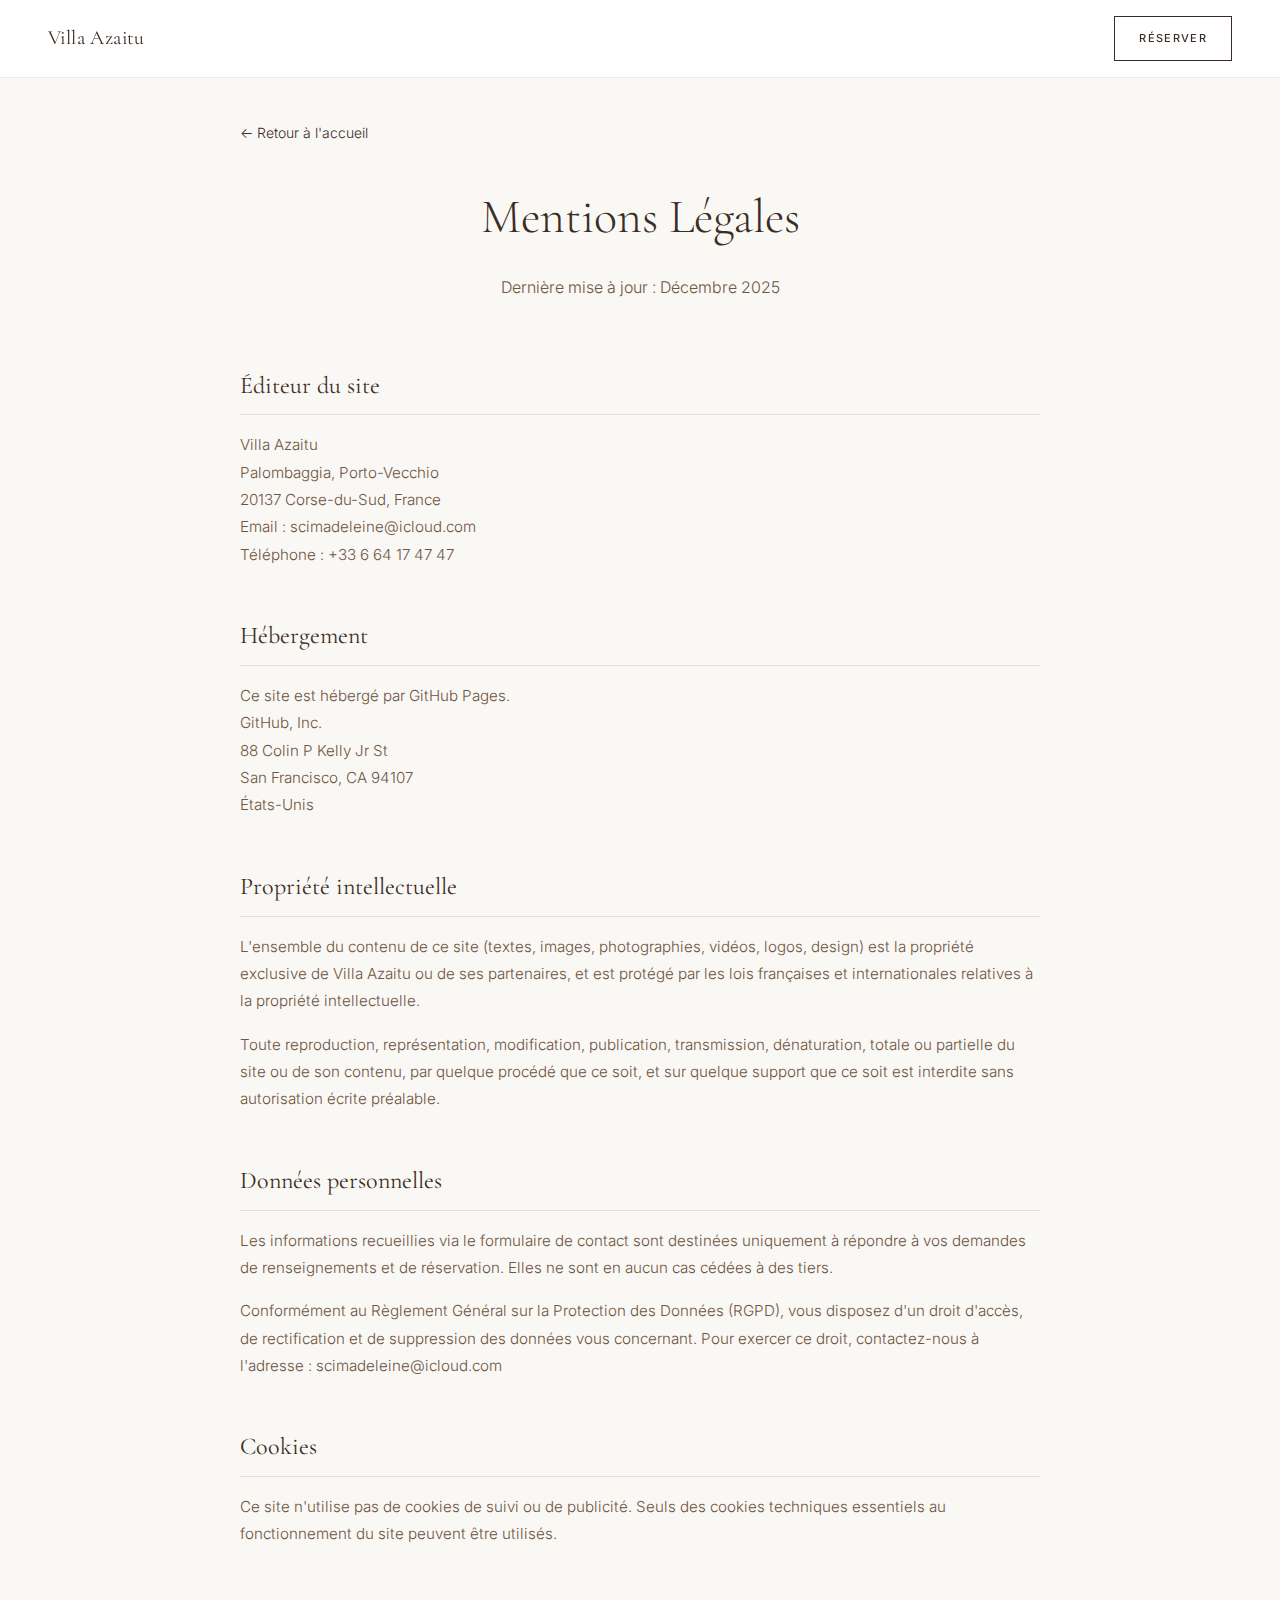
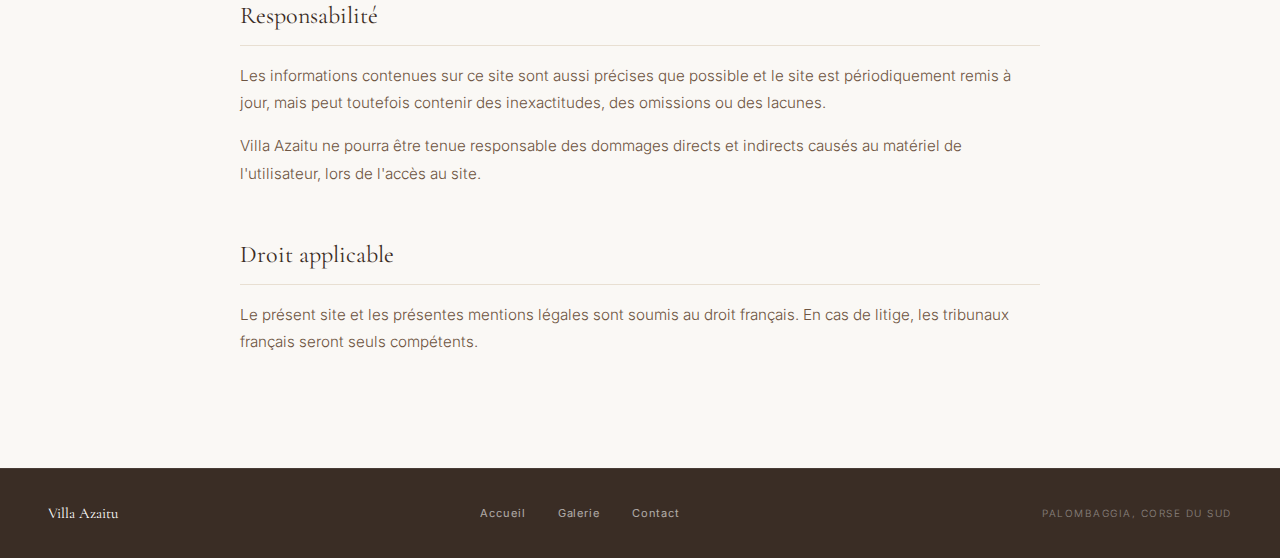
<file: mentions-legales.html>
<!DOCTYPE html>
<html lang="fr">
<head>
    <meta charset="UTF-8">
    <meta name="viewport" content="width=device-width, initial-scale=1.0">
    <title>Mentions Légales | Villa Azaitu - Palombaggia</title>
    <meta name="description" content="Mentions légales et conditions d'utilisation du site Villa Azaitu, location de villa de luxe à Palombaggia, Corse du Sud.">
    <meta name="robots" content="noindex, nofollow">

    <!-- Favicon -->
    <link rel="icon" type="image/svg+xml" href="favicon.svg">
    <meta name="theme-color" content="#3a2d25">

    <!-- Fonts & CSS -->
    <link rel="preconnect" href="https://fonts.googleapis.com">
    <link rel="preconnect" href="https://fonts.gstatic.com" crossorigin>
    <link href="https://fonts.googleapis.com/css2?family=Cormorant+Garamond:wght@300;400&family=Inter:wght@300;400;500&display=swap" rel="stylesheet">
    <link rel="stylesheet" href="assets/css/experience.css">

    <style>
        .legal-page {
            min-height: 100vh;
            background: var(--cream);
            padding: 120px 2rem 4rem;
        }

        .legal-container {
            max-width: 800px;
            margin: 0 auto;
        }

        .legal-header {
            text-align: center;
            margin-bottom: 4rem;
        }

        .legal-title {
            font-family: var(--font-serif);
            font-size: clamp(2rem, 4vw, 3rem);
            font-weight: 300;
            color: var(--earth);
            margin-bottom: 1rem;
        }

        .legal-subtitle {
            font-family: var(--font-sans);
            font-size: 1rem;
            color: var(--earth-600);
        }

        .legal-section {
            margin-bottom: 3rem;
        }

        .legal-section h2 {
            font-family: var(--font-serif);
            font-size: 1.5rem;
            font-weight: 400;
            color: var(--earth);
            margin-bottom: 1rem;
            padding-bottom: 0.5rem;
            border-bottom: 1px solid var(--sand);
        }

        .legal-section p,
        .legal-section li {
            font-family: var(--font-sans);
            font-size: 0.95rem;
            font-weight: 300;
            color: var(--earth-600);
            line-height: 1.8;
            margin-bottom: 1rem;
        }

        .legal-section ul {
            padding-left: 1.5rem;
        }

        .legal-section li {
            margin-bottom: 0.5rem;
        }

        .legal-back {
            display: inline-flex;
            align-items: center;
            gap: 0.5rem;
            font-family: var(--font-sans);
            font-size: 0.875rem;
            color: var(--earth);
            text-decoration: none;
            margin-bottom: 2rem;
            transition: color 0.3s;
        }

        .legal-back:hover {
            color: var(--gold-dark);
        }
    </style>
</head>
<body>
    <!-- Navigation -->
    <nav class="nav-floating scrolled" role="navigation">
        <a href="index.html" class="nav-logo">Villa Azaitu</a>
        <a href="index.html#contact" class="nav-cta">Réserver</a>
    </nav>

    <main class="legal-page">
        <div class="legal-container">
            <a href="index.html" class="legal-back">← Retour à l'accueil</a>

            <header class="legal-header">
                <h1 class="legal-title">Mentions Légales</h1>
                <p class="legal-subtitle">Dernière mise à jour : Décembre 2025</p>
            </header>

            <section class="legal-section">
                <h2>Éditeur du site</h2>
                <p>
                    Villa Azaitu<br>
                    Palombaggia, Porto-Vecchio<br>
                    20137 Corse-du-Sud, France<br>
                    Email : scimadeleine@icloud.com<br>
                    Téléphone : +33 6 64 17 47 47
                </p>
            </section>

            <section class="legal-section">
                <h2>Hébergement</h2>
                <p>
                    Ce site est hébergé par GitHub Pages.<br>
                    GitHub, Inc.<br>
                    88 Colin P Kelly Jr St<br>
                    San Francisco, CA 94107<br>
                    États-Unis
                </p>
            </section>

            <section class="legal-section">
                <h2>Propriété intellectuelle</h2>
                <p>
                    L'ensemble du contenu de ce site (textes, images, photographies, vidéos, logos, design) est la propriété exclusive de Villa Azaitu ou de ses partenaires, et est protégé par les lois françaises et internationales relatives à la propriété intellectuelle.
                </p>
                <p>
                    Toute reproduction, représentation, modification, publication, transmission, dénaturation, totale ou partielle du site ou de son contenu, par quelque procédé que ce soit, et sur quelque support que ce soit est interdite sans autorisation écrite préalable.
                </p>
            </section>

            <section class="legal-section">
                <h2>Données personnelles</h2>
                <p>
                    Les informations recueillies via le formulaire de contact sont destinées uniquement à répondre à vos demandes de renseignements et de réservation. Elles ne sont en aucun cas cédées à des tiers.
                </p>
                <p>
                    Conformément au Règlement Général sur la Protection des Données (RGPD), vous disposez d'un droit d'accès, de rectification et de suppression des données vous concernant. Pour exercer ce droit, contactez-nous à l'adresse : scimadeleine@icloud.com
                </p>
            </section>

            <section class="legal-section">
                <h2>Cookies</h2>
                <p>
                    Ce site n'utilise pas de cookies de suivi ou de publicité. Seuls des cookies techniques essentiels au fonctionnement du site peuvent être utilisés.
                </p>
            </section>

            <section class="legal-section">
                <h2>Responsabilité</h2>
                <p>
                    Les informations contenues sur ce site sont aussi précises que possible et le site est périodiquement remis à jour, mais peut toutefois contenir des inexactitudes, des omissions ou des lacunes.
                </p>
                <p>
                    Villa Azaitu ne pourra être tenue responsable des dommages directs et indirects causés au matériel de l'utilisateur, lors de l'accès au site.
                </p>
            </section>

            <section class="legal-section">
                <h2>Droit applicable</h2>
                <p>
                    Le présent site et les présentes mentions légales sont soumis au droit français. En cas de litige, les tribunaux français seront seuls compétents.
                </p>
            </section>
        </div>
    </main>

    <!-- Footer -->
    <footer class="footer-minimal">
        <span class="footer-logo">Villa Azaitu</span>
        <nav class="footer-links">
            <a href="index.html">Accueil</a>
            <a href="galerie.html">Galerie</a>
            <a href="index.html#contact">Contact</a>
        </nav>
        <span class="footer-tagline">Palombaggia, Corse du Sud</span>
    </footer>
</body>
</html>
</file>
<file: assets/css/experience.css>
/* Villa Azaitu — Luxe Raffiné
   Élégance, sophistication, détail
*/

/* ===== FONDATION ===== */
:root {
    --white: #ffffff;
    --cream: #faf8f5;
    --cream-dark: #f3ebe0;
    --sand: #e8dfd2;
    --earth-100: #d4c4ae;
    --earth-200: #b8a68e;
    --earth-400: #8b7355;
    --earth-600: #6e5542;
    --earth-700: #5a4535;
    --earth: #3a2d25;
    --gold-light: #d4c4a0;
    --gold: #b8a068;
    --gold-dark: #96824a;
    --terracotta: #c17c74;
    --terracotta-light: #d4a59e;
    --sage: #a8c5a0;
    --sage-light: #d4e6d0;

    --font-serif: 'Cormorant Garamond', Georgia, serif;
    --font-sans: 'Inter', -apple-system, sans-serif;

    --container: 1200px;
    --container-narrow: 800px;
}

/* ===== CUSTOM CURSOR ===== */
.custom-cursor {
    display: none;
}

@media (hover: hover) and (pointer: fine) {
    .custom-cursor {
        display: block;
    }

    body {
        cursor: none;
    }

    a, button, input, textarea, select, [role="button"] {
        cursor: none;
    }
}

.cursor-dot {
    position: fixed;
    top: 0;
    left: 0;
    width: 8px;
    height: 8px;
    background: var(--gold);
    border-radius: 50%;
    transform: translate(-50%, -50%);
    pointer-events: none;
    z-index: 10001;
}

.cursor-circle {
    position: fixed;
    top: 0;
    left: 0;
    width: 40px;
    height: 40px;
    border: 1px solid var(--gold);
    border-radius: 50%;
    transform: translate(-50%, -50%);
    pointer-events: none;
    opacity: 0.5;
    z-index: 10000;
}

.custom-cursor.hover .cursor-dot {
    transform: translate(-50%, -50%) scale(1.5);
    background: var(--gold-dark);
}

.custom-cursor.hover .cursor-circle {
    transform: translate(-50%, -50%) scale(1.3);
    opacity: 0.8;
    border-color: var(--gold-dark);
}

/* ===== PAGE LOADER ===== */
.page-loader {
    position: fixed;
    inset: 0;
    z-index: 9999;
    background: var(--earth);
    display: flex;
    align-items: center;
    justify-content: center;
    transition: opacity 0.6s ease, visibility 0.6s ease;
}

.page-loader.hidden {
    opacity: 0;
    visibility: hidden;
}

.loader-content {
    text-align: center;
}

.loader-logo {
    font-family: var(--font-serif);
    font-size: 2rem;
    font-weight: 300;
    color: var(--white);
    letter-spacing: 0.1em;
    display: block;
    margin-bottom: 2rem;
}

.loader-bar {
    width: 120px;
    height: 2px;
    background: rgba(255, 255, 255, 0.2);
    border-radius: 2px;
    overflow: hidden;
    margin: 0 auto;
}

.loader-progress {
    width: 0;
    height: 100%;
    background: var(--gold);
    animation: loadProgress 1.5s ease-out forwards;
}

@keyframes loadProgress {
    0% { width: 0; }
    100% { width: 100%; }
}

*, *::before, *::after {
    margin: 0;
    padding: 0;
    box-sizing: border-box;
}

html {
    scroll-behavior: smooth;
    font-size: 16px;
}

body {
    font-family: var(--font-sans);
    font-weight: 300;
    font-size: 0.9375rem;
    background: var(--cream);
    color: var(--earth);
    line-height: 1.7;
    -webkit-font-smoothing: antialiased;
}

img, video {
    display: block;
    max-width: 100%;
}

a {
    color: inherit;
    text-decoration: none;
}

/* ===== NAVIGATION ===== */
.nav-floating {
    position: fixed;
    top: 0;
    left: 0;
    right: 0;
    z-index: 100;
    display: flex;
    justify-content: space-between;
    align-items: center;
    padding: 1.5rem 3rem;
    background: transparent;
    transition: background 0.4s, padding 0.4s;
}

.nav-floating.scrolled {
    background: rgba(255,255,255,0.97);
    padding: 1rem 3rem;
    box-shadow: 0 1px 0 rgba(0,0,0,0.05);
}

.nav-logo {
    font-family: var(--font-serif);
    font-size: 1.25rem;
    font-weight: 400;
    letter-spacing: 0.02em;
    color: var(--white);
    transition: color 0.4s, text-shadow 0.4s;
    text-shadow: 0 2px 10px rgba(0,0,0,0.3);
}

.nav-floating.scrolled .nav-logo {
    color: var(--earth);
    text-shadow: none;
}

.nav-cta {
    font-family: var(--font-sans);
    font-size: 0.6875rem;
    font-weight: 500;
    letter-spacing: 0.12em;
    text-transform: uppercase;
    padding: 0.75rem 1.5rem;
    border: 1px solid rgba(255,255,255,0.6);
    color: var(--white);
    transition: all 0.3s;
    text-shadow: 0 1px 5px rgba(0,0,0,0.2);
    box-shadow: 0 2px 15px rgba(0,0,0,0.15);
}

.nav-floating.scrolled .nav-cta {
    border-color: var(--earth);
    color: var(--earth);
    text-shadow: none;
    box-shadow: none;
}

.nav-cta:hover {
    background: var(--white);
    color: var(--earth);
    border-color: var(--white);
}

.nav-floating.scrolled .nav-cta:hover {
    background: var(--earth);
    color: var(--white);
}

.nav-right {
    display: flex;
    align-items: center;
    gap: 1.5rem;
}

.nav-lang {
    font-family: var(--font-sans);
    font-size: 0.6875rem;
    font-weight: 500;
    letter-spacing: 0.12em;
    color: var(--white);
    text-shadow: 0 1px 5px rgba(0,0,0,0.2);
    transition: all 0.3s;
    padding: 0.5rem;
}

.nav-lang:hover {
    color: var(--gold);
}

.nav-floating.scrolled .nav-lang {
    color: var(--earth);
    text-shadow: none;
}

.nav-floating.scrolled .nav-lang:hover {
    color: var(--gold-dark);
}

/* ===== SECTIONS ===== */
.act {
    position: relative;
}

/* ===== ACTE 1 : HERO ===== */
.act-arrival {
    height: 100vh;
    height: 100dvh;
    display: flex;
    align-items: center;
    justify-content: center;
    overflow: hidden;
}

.act-bg {
    position: absolute;
    inset: -50% 0 0 0; /* Étend vers le haut pour compenser le parallax */
    background: var(--earth); /* Couleur de secours */
}

.act-bg video,
.act-bg img,
.act-bg-fallback {
    width: 100%;
    height: 150%; /* Plus haut pour couvrir le parallax */
    object-fit: cover;
    object-position: 100% 30%;
}

.act-overlay {
    position: absolute;
    inset: 0;
    background: linear-gradient(
        to bottom,
        rgba(20, 15, 10, 0.45) 0%,
        rgba(20, 15, 10, 0.35) 40%,
        rgba(20, 15, 10, 0.5) 100%
    );
}

.act-content {
    position: relative;
    z-index: 2;
    text-align: center;
    color: var(--white);
    padding: 3rem 3rem;
    max-width: 800px;
    /* Subtle backdrop for better readability */
    background: radial-gradient(ellipse at center, rgba(0,0,0,0.2) 0%, transparent 70%);
    border-radius: 50%;
}

.act-whisper {
    font-family: var(--font-sans);
    font-size: 0.75rem;
    font-weight: 500;
    letter-spacing: 0.25em;
    text-transform: uppercase;
    opacity: 0.95;
    margin-bottom: 1.5rem;
    text-shadow: 0 2px 10px rgba(0,0,0,0.4);
}

.act-title {
    font-family: var(--font-serif);
    font-size: clamp(3rem, 8vw, 5rem);
    font-weight: 300;
    line-height: 1.05;
    letter-spacing: -0.01em;
    margin-bottom: 1.5rem;
    text-shadow: 0 4px 20px rgba(0,0,0,0.35), 0 2px 6px rgba(0,0,0,0.2);
}

.act-title span {
    display: block;
}

.act-title-accent {
    font-style: italic;
    color: var(--gold-light);
    text-shadow: 0 4px 20px rgba(0,0,0,0.35), 0 0 40px rgba(212, 196, 160, 0.3);
}

.act-description {
    font-family: var(--font-serif);
    font-size: clamp(1.25rem, 2.5vw, 1.5rem);
    font-weight: 400;
    font-style: italic;
    line-height: 1.6;
    opacity: 1;
    max-width: 600px;
    margin: 0 auto;
    text-shadow: 0 2px 15px rgba(0,0,0,0.5);
}

.scroll-hint {
    position: absolute;
    bottom: 2.5rem;
    left: 50%;
    transform: translateX(-50%);
    display: flex;
    flex-direction: column;
    align-items: center;
    gap: 0.75rem;
    z-index: 2;
    color: var(--white);
    text-shadow: 0 2px 8px rgba(0,0,0,0.4);
}

.scroll-hint span {
    font-family: var(--font-sans);
    font-size: 0.625rem;
    font-weight: 500;
    letter-spacing: 0.2em;
    text-transform: uppercase;
    opacity: 0.85;
}

.scroll-hint-line {
    width: 1px;
    height: 40px;
    background: linear-gradient(to bottom, rgba(255,255,255,0.5), transparent);
}

/* ===== ACTE 2 : INTRODUCTION ===== */
.act-promise {
    background: var(--cream);
    padding: 8rem 2rem;
}

.promise-layout {
    max-width: var(--container-narrow);
    margin: 0 auto;
    text-align: center;
}

.promise-eyebrow {
    font-family: var(--font-sans);
    font-size: 0.625rem;
    font-weight: 500;
    letter-spacing: 0.2em;
    text-transform: uppercase;
    color: var(--gold-dark);
    margin-bottom: 2rem;
}

.promise-statement {
    font-family: var(--font-serif);
    font-size: clamp(1.75rem, 4vw, 2.5rem);
    font-weight: 300;
    line-height: 1.35;
    color: var(--earth);
    margin-bottom: 2rem;
}

.promise-statement em {
    font-style: italic;
    color: var(--gold-dark);
}

.promise-text {
    font-family: var(--font-sans);
    font-size: 0.9375rem;
    font-weight: 300;
    line-height: 1.85;
    color: var(--earth-600);
    max-width: 580px;
    margin: 0 auto;
}

/* ===== ACTE 3 : LE CHEMIN (IMMERSIF) ===== */
.act-path-immersive {
    position: relative;
    min-height: 100vh;
    display: flex;
    align-items: center;
    justify-content: flex-end;
    padding: 4rem;
    overflow: hidden;
}

.path-bg {
    position: absolute;
    inset: 0;
    z-index: 0;
}

.path-bg img {
    width: 100%;
    height: 100%;
    object-fit: cover;
}

.path-bg-overlay {
    position: absolute;
    inset: 0;
    background: linear-gradient(
        135deg,
        rgba(58, 45, 37, 0.4) 0%,
        rgba(58, 45, 37, 0.1) 50%,
        rgba(58, 45, 37, 0.5) 100%
    );
}

.path-floating-card {
    position: relative;
    z-index: 1;
    max-width: 480px;
    padding: 3.5rem;
    background: rgba(58, 45, 37, 0.92);
    backdrop-filter: blur(20px);
    border-radius: 16px;
    color: var(--white);
    box-shadow: 0 30px 80px rgba(0, 0, 0, 0.3);
}

.path-eyebrow {
    font-family: var(--font-sans);
    font-size: 0.625rem;
    font-weight: 500;
    letter-spacing: 0.2em;
    text-transform: uppercase;
    color: var(--gold);
    margin-bottom: 1.5rem;
    display: inline-block;
}

.path-title {
    font-family: var(--font-serif);
    font-size: clamp(1.75rem, 3vw, 2.5rem);
    font-weight: 300;
    line-height: 1.2;
    margin-bottom: 0.5rem;
}

.path-title span {
    display: block;
}

.path-title .highlight {
    color: var(--gold);
}

.path-subtitle {
    font-family: var(--font-serif);
    font-size: 1rem;
    font-style: italic;
    color: var(--gold-light);
    margin-bottom: 1.5rem;
}

.path-description {
    font-family: var(--font-sans);
    font-size: 0.875rem;
    font-weight: 300;
    line-height: 1.9;
    opacity: 0.85;
    margin-bottom: 2rem;
}

.path-details {
    display: flex;
    gap: 2rem;
    padding-top: 1.5rem;
    border-top: 1px solid rgba(255, 255, 255, 0.15);
}

.path-detail {
    display: flex;
    flex-direction: column;
}

.path-detail-label {
    font-family: var(--font-sans);
    font-size: 0.5625rem;
    font-weight: 500;
    letter-spacing: 0.15em;
    text-transform: uppercase;
    color: var(--gold);
    margin-bottom: 0.375rem;
}

.path-detail-value {
    font-family: var(--font-serif);
    font-size: 1rem;
    color: var(--white);
}

/* ===== ACTE 4 : LA VUE ===== */
.act-view {
    background: var(--cream);
    padding: 8rem 2rem;
}

.view-container {
    max-width: var(--container);
    margin: 0 auto;
}

.view-header {
    text-align: center;
    margin-bottom: 4rem;
}

.view-eyebrow {
    font-family: var(--font-sans);
    font-size: 0.625rem;
    font-weight: 500;
    letter-spacing: 0.2em;
    text-transform: uppercase;
    color: var(--gold-dark);
    margin-bottom: 1.5rem;
}

.view-title {
    font-family: var(--font-serif);
    font-size: clamp(1.75rem, 4vw, 2.5rem);
    font-weight: 300;
    line-height: 1.3;
    color: var(--earth);
    margin-bottom: 1rem;
}

.view-subtitle {
    font-family: var(--font-serif);
    font-size: 1rem;
    font-style: italic;
    color: var(--earth-400);
}

.view-gallery {
    display: grid;
    grid-template-columns: 1.5fr 1fr;
    gap: 1rem;
}

.view-image {
    overflow: hidden;
    border-radius: 10px;
}

.view-image img {
    width: 100%;
    height: 100%;
    object-fit: cover;
    transition: transform 0.8s ease;
    border-radius: 10px;
}

.view-image:hover img {
    transform: scale(1.03);
}

.view-image--main {
    aspect-ratio: 4/3;
}

.view-image--side {
    aspect-ratio: 3/4;
}

.view-quote {
    grid-column: 1 / -1;
    text-align: center;
    padding: 3rem 2rem;
    background: var(--cream-dark);
    margin-top: 1rem;
}

.view-quote blockquote {
    font-family: var(--font-serif);
    font-size: 1.25rem;
    font-style: italic;
    font-weight: 300;
    color: var(--earth);
}

/* ===== ACTE 5 : UNE JOURNÉE ===== */
.act-day {
    background: var(--white);
    padding: 0;
    overflow: hidden;
}

/* Day Story - Alternating Blocks Layout */
.day-header-centered {
    text-align: center;
    padding: 5rem 2rem 3rem;
    background: var(--white);
}

.day-header-centered .day-eyebrow {
    display: block;
    font-family: var(--font-sans);
    font-size: 0.6875rem;
    font-weight: 500;
    letter-spacing: 0.2em;
    text-transform: uppercase;
    color: var(--gold);
    margin-bottom: 1rem;
}

.day-header-centered .day-title {
    font-family: var(--font-display);
    font-size: clamp(2rem, 4vw, 2.75rem);
    font-weight: 300;
    color: var(--earth);
}

.day-story {
    display: flex;
    flex-direction: column;
}

.story-block {
    display: grid;
    grid-template-columns: 1fr 1fr;
    min-height: 70vh;
}

.story-block--reverse {
    direction: rtl;
}

.story-block--reverse > * {
    direction: ltr;
}

.story-image {
    position: relative;
    overflow: hidden;
    border-radius: 10px;
    margin: 1.5rem;
}

.story-image img {
    width: 100%;
    height: 100%;
    object-fit: cover;
    transition: transform 0.8s ease;
    border-radius: 10px;
}

.story-block:hover .story-image img {
    transform: scale(1.03);
}

.story-content {
    display: flex;
    flex-direction: column;
    justify-content: center;
    padding: 4rem 6rem;
    background: var(--earth-50);
}

.story-block:nth-child(even) .story-content {
    background: var(--white);
}

.story-time {
    font-family: var(--font-sans);
    font-size: 0.6875rem;
    font-weight: 500;
    letter-spacing: 0.2em;
    text-transform: uppercase;
    color: var(--gold);
    margin-bottom: 1rem;
}

.story-title {
    font-family: var(--font-display);
    font-size: clamp(1.75rem, 3vw, 2.25rem);
    font-weight: 300;
    color: var(--earth);
    margin-bottom: 1.5rem;
}

.story-text {
    font-family: var(--font-sans);
    font-size: 1rem;
    font-weight: 300;
    line-height: 1.8;
    color: var(--earth-600);
    max-width: 400px;
}

/* Responsive Story Blocks */
@media (max-width: 900px) {
    .story-block {
        grid-template-columns: 1fr;
        min-height: auto;
    }

    .story-block--reverse {
        direction: ltr;
    }

    .story-image {
        height: 50vh;
    }

    .story-content {
        padding: 3rem 2rem;
    }
}

@media (max-width: 600px) {
    .day-header-centered {
        padding: 4rem 1.5rem 2rem;
    }

    .story-image {
        height: 40vh;
    }

    .story-content {
        padding: 2.5rem 1.5rem;
    }

    .story-title {
        font-size: 1.5rem;
    }
}

/* ===== ACTE 6 : LA MAISON ===== */
.act-house {
    background: var(--cream);
    padding: 8rem 2rem;
}

.house-container {
    max-width: var(--container);
    margin: 0 auto;
}

.house-header {
    display: grid;
    grid-template-columns: 1fr 1fr;
    gap: 4rem;
    align-items: center;
    margin-bottom: 5rem;
}

.house-intro {
    max-width: 450px;
}

.house-eyebrow {
    font-family: var(--font-sans);
    font-size: 0.625rem;
    font-weight: 500;
    letter-spacing: 0.2em;
    text-transform: uppercase;
    color: var(--gold-dark);
    margin-bottom: 1.5rem;
}

.house-title {
    font-family: var(--font-serif);
    font-size: clamp(1.75rem, 4vw, 2.5rem);
    font-weight: 300;
    line-height: 1.3;
    color: var(--earth);
    margin-bottom: 1.5rem;
}

.house-text {
    font-family: var(--font-sans);
    font-size: 0.9375rem;
    font-weight: 300;
    line-height: 1.85;
    color: var(--earth-600);
}

.house-features {
    display: flex;
    gap: 3rem;
}

.feature {
    text-align: center;
    padding: 2rem;
    background: var(--white);
    min-width: 140px;
}

.feature-number {
    font-family: var(--font-serif);
    font-size: 2rem;
    font-weight: 300;
    color: var(--gold-dark);
    margin-bottom: 0.5rem;
}

.feature-label {
    font-family: var(--font-sans);
    font-size: 0.625rem;
    font-weight: 500;
    letter-spacing: 0.12em;
    text-transform: uppercase;
    color: var(--earth-600);
}

.house-gallery {
    display: grid;
    grid-template-columns: repeat(3, 1fr);
    gap: 1rem;
}

.house-image {
    overflow: hidden;
    aspect-ratio: 4/3;
    border-radius: 10px;
}

.house-image img {
    width: 100%;
    height: 100%;
    object-fit: cover;
    transition: transform 0.8s ease;
    border-radius: 10px;
}

.house-image:hover img {
    transform: scale(1.03);
}

.house-image--large {
    grid-column: span 2;
    grid-row: span 2;
    aspect-ratio: auto;
}

/* ===== ACTE 7 : GALERIE TEASER ===== */
.act-gallery {
    background: var(--earth);
    padding: 5rem 2rem;
}

.gallery-teaser {
    display: flex;
    align-items: center;
    justify-content: center;
    gap: 4rem;
    max-width: var(--container-narrow);
    margin: 0 auto;
    color: var(--white);
}

.gallery-teaser-images {
    display: flex;
    gap: 0.75rem;
}

.gallery-teaser-images img {
    width: 120px;
    height: 90px;
    object-fit: cover;
    opacity: 0.8;
    transition: opacity 0.3s;
    border-radius: 8px;
}

.gallery-teaser:hover .gallery-teaser-images img {
    opacity: 1;
}

.gallery-teaser-content {
    text-align: left;
}

.gallery-teaser-count {
    display: block;
    font-family: var(--font-serif);
    font-size: 2rem;
    font-weight: 300;
    color: var(--gold);
    margin-bottom: 0.5rem;
}

.gallery-teaser-label {
    display: block;
    font-family: var(--font-sans);
    font-size: 0.6875rem;
    font-weight: 400;
    letter-spacing: 0.15em;
    text-transform: uppercase;
    opacity: 0.7;
    margin-bottom: 1rem;
}

.gallery-teaser-cta {
    font-family: var(--font-sans);
    font-size: 0.6875rem;
    font-weight: 500;
    letter-spacing: 0.1em;
    text-transform: uppercase;
    padding: 0.625rem 1.25rem;
    border: 1px solid rgba(255,255,255,0.3);
    transition: all 0.3s;
}

.gallery-teaser:hover .gallery-teaser-cta {
    background: var(--gold);
    border-color: var(--gold);
    color: var(--earth);
}

/* ===== ACTE 8 : TÉMOIGNAGE ===== */
.act-return {
    background: var(--cream-dark);
    padding: 6rem 2rem;
}

.return-content {
    max-width: var(--container-narrow);
    margin: 0 auto;
    text-align: center;
}

.return-quote {
    font-family: var(--font-serif);
    font-size: clamp(1.25rem, 3vw, 1.75rem);
    font-style: italic;
    font-weight: 300;
    color: var(--earth);
    margin-bottom: 2rem;
    line-height: 1.5;
}

.return-author {
    font-family: var(--font-sans);
    font-size: 0.75rem;
    font-weight: 400;
    letter-spacing: 0.1em;
    color: var(--earth-400);
    margin-bottom: 3rem;
}

.return-statement {
    font-family: var(--font-serif);
    font-size: 1.5rem;
    font-weight: 300;
    color: var(--gold-dark);
}

/* ===== LOCALISATION ===== */
.act-location {
    display: grid;
    grid-template-columns: 1fr 1.5fr;
    min-height: 50vh;
    background: var(--cream);
}

.location-content {
    display: flex;
    flex-direction: column;
    justify-content: center;
    padding: 4rem;
}

.location-eyebrow {
    font-family: var(--font-sans);
    font-size: 0.625rem;
    font-weight: 500;
    letter-spacing: 0.2em;
    text-transform: uppercase;
    color: var(--gold-dark);
    margin-bottom: 1.5rem;
}

.location-title {
    font-family: var(--font-serif);
    font-size: clamp(1.75rem, 3vw, 2.5rem);
    font-weight: 300;
    color: var(--earth);
    margin-bottom: 1rem;
    line-height: 1.2;
}

.location-text {
    font-family: var(--font-sans);
    font-size: 1rem;
    font-weight: 300;
    color: var(--earth-600);
    line-height: 1.7;
    max-width: 400px;
}

.location-map {
    min-height: 400px;
    padding: 1.5rem;
}

.location-map iframe {
    width: 100%;
    height: 100%;
    min-height: 350px;
}

@media (max-width: 900px) {
    .act-location {
        grid-template-columns: 1fr;
    }

    .location-content {
        padding: 3rem 2rem;
        text-align: center;
    }

    .location-text {
        margin: 0 auto;
    }

    .location-map {
        min-height: 300px;
    }
}

/* ===== FAQ ===== */
.act-faq {
    background: var(--cream);
    padding: 6rem 2rem;
}

.faq-container {
    max-width: 800px;
    margin: 0 auto;
}

.faq-header {
    text-align: center;
    margin-bottom: 3rem;
}

.faq-eyebrow {
    display: block;
    font-family: var(--font-sans);
    font-size: 0.6875rem;
    font-weight: 500;
    letter-spacing: 0.2em;
    text-transform: uppercase;
    color: var(--gold);
    margin-bottom: 1rem;
}

.faq-title {
    font-family: var(--font-serif);
    font-size: clamp(1.75rem, 3vw, 2.5rem);
    font-weight: 300;
    color: var(--earth);
    line-height: 1.2;
}

.faq-list {
    display: flex;
    flex-direction: column;
    gap: 1rem;
}

.faq-item {
    background: var(--white);
    border-radius: 8px;
    overflow: hidden;
    box-shadow: 0 2px 10px rgba(58, 45, 37, 0.05);
    transition: box-shadow 0.3s ease;
}

.faq-item:hover {
    box-shadow: 0 4px 20px rgba(58, 45, 37, 0.1);
}

.faq-item[open] {
    box-shadow: 0 4px 20px rgba(58, 45, 37, 0.1);
}

.faq-question {
    padding: 1.25rem 1.5rem;
    font-family: var(--font-sans);
    font-size: 1rem;
    font-weight: 500;
    color: var(--earth);
    cursor: pointer;
    display: flex;
    justify-content: space-between;
    align-items: center;
    list-style: none;
}

.faq-question::-webkit-details-marker {
    display: none;
}

.faq-question::after {
    content: '+';
    font-size: 1.5rem;
    font-weight: 300;
    color: var(--gold);
    transition: transform 0.3s ease;
}

.faq-item[open] .faq-question::after {
    transform: rotate(45deg);
}

.faq-answer {
    padding: 0 1.5rem 1.25rem;
    font-family: var(--font-sans);
    font-size: 0.9375rem;
    font-weight: 300;
    color: var(--earth-600);
    line-height: 1.7;
}

@media (max-width: 768px) {
    .act-faq {
        padding: 4rem 1.5rem;
    }

    .faq-question {
        padding: 1rem 1.25rem;
        font-size: 0.9375rem;
    }

    .faq-answer {
        padding: 0 1.25rem 1rem;
        font-size: 0.875rem;
    }
}

/* ===== ACTE 9 : CONTACT MINIMALISTE ===== */
.act-contact-minimal {
    background: var(--earth);
    padding: 6rem 2rem;
    position: relative;
    overflow: hidden;
}

/* Texture subtile en fond */
.act-contact-minimal::before {
    content: '';
    position: absolute;
    inset: 0;
    background-image: url("data:image/svg+xml,%3Csvg viewBox='0 0 256 256' xmlns='http://www.w3.org/2000/svg'%3E%3Cfilter id='noise'%3E%3CfeTurbulence type='fractalNoise' baseFrequency='0.8' numOctaves='4' stitchTiles='stitch'/%3E%3C/filter%3E%3Crect width='100%25' height='100%25' filter='url(%23noise)'/%3E%3C/svg%3E");
    opacity: 0.03;
    pointer-events: none;
}

.contact-container {
    max-width: 1100px;
    margin: 0 auto;
    position: relative;
    z-index: 1;
}

.contact-header {
    text-align: center;
    margin-bottom: 4rem;
}

.contact-eyebrow {
    font-family: var(--font-sans);
    font-size: 0.625rem;
    font-weight: 500;
    letter-spacing: 0.2em;
    text-transform: uppercase;
    color: var(--gold);
    margin-bottom: 1.5rem;
    display: inline-block;
}

.contact-title {
    font-family: var(--font-serif);
    font-size: clamp(2rem, 4vw, 3rem);
    font-weight: 300;
    line-height: 1.2;
    color: var(--white);
    margin-bottom: 1rem;
}

.contact-subtitle {
    font-family: var(--font-sans);
    font-size: 1rem;
    font-weight: 300;
    line-height: 1.7;
    color: rgba(255, 255, 255, 0.7);
    max-width: 500px;
    margin: 0 auto;
}

.contact-grid {
    display: grid;
    grid-template-columns: 1.2fr 0.8fr;
    gap: 4rem;
    align-items: start;
}

/* Info contact */
.contact-info {
    display: flex;
    flex-direction: column;
    gap: 1.5rem;
    font-style: normal;
    padding-top: 1rem;
}

.contact-info-item {
    display: flex;
    flex-direction: column;
    padding: 1.25rem 0;
    border-bottom: 1px solid rgba(255, 255, 255, 0.1);
    transition: border-color 0.3s;
}

a.contact-info-item:hover {
    border-color: var(--gold);
}

.contact-info-label {
    font-family: var(--font-sans);
    font-size: 0.5625rem;
    font-weight: 500;
    letter-spacing: 0.2em;
    text-transform: uppercase;
    color: var(--gold);
    margin-bottom: 0.5rem;
}

.contact-info-value {
    font-family: var(--font-sans);
    font-size: 1rem;
    font-weight: 300;
    color: var(--white);
    line-height: 1.5;
}

/* CTA bouton */
.contact-cta {
    display: block;
    width: 100%;
    padding: 1rem 2rem;
    background: var(--gold);
    color: var(--earth);
    font-family: var(--font-sans);
    font-size: 0.75rem;
    font-weight: 500;
    letter-spacing: 0.12em;
    text-transform: uppercase;
    text-align: center;
    border: none;
    border-radius: 6px;
    cursor: pointer;
    transition: background 0.3s, transform 0.3s;
    margin-top: 1rem;
}

.contact-cta:hover {
    background: var(--white);
    transform: translateY(-2px);
}

/* ===== CONTACT FORM ===== */
.contact-form {
    width: 100%;
    background: rgba(255, 255, 255, 0.03);
    padding: 2.5rem;
    border-radius: 12px;
    border: 1px solid rgba(255, 255, 255, 0.08);
}

.form-row {
    display: grid;
    grid-template-columns: 1fr 1fr;
    gap: 1rem;
    margin-bottom: 1rem;
}

.form-group {
    display: flex;
    flex-direction: column;
    gap: 0.5rem;
}

.form-group--full {
    grid-column: span 2;
}

.form-group label {
    font-family: var(--font-sans);
    font-size: 0.75rem;
    font-weight: 500;
    letter-spacing: 0.08em;
    text-transform: uppercase;
    color: rgba(255, 255, 255, 0.7);
}

.form-group input,
.form-group select,
.form-group textarea {
    padding: 0.875rem 1rem;
    background: rgba(255, 255, 255, 0.08);
    border: 1px solid rgba(255, 255, 255, 0.15);
    border-radius: 6px;
    font-family: var(--font-sans);
    font-size: 0.9375rem;
    color: var(--white);
    transition: border-color 0.3s, background 0.3s;
}

.form-group input::placeholder,
.form-group textarea::placeholder {
    color: rgba(255, 255, 255, 0.4);
}

.form-group input:focus,
.form-group select:focus,
.form-group textarea:focus {
    outline: none;
    border-color: var(--gold);
    background: rgba(255, 255, 255, 0.12);
}

.form-group select {
    cursor: pointer;
    appearance: none;
    background-image: url("data:image/svg+xml,%3Csvg xmlns='http://www.w3.org/2000/svg' width='12' height='12' viewBox='0 0 12 12'%3E%3Cpath fill='%23ffffff' d='M6 8L1 3h10z'/%3E%3C/svg%3E");
    background-repeat: no-repeat;
    background-position: right 1rem center;
    padding-right: 2.5rem;
}

.form-group select option {
    background: var(--earth-800);
    color: var(--white);
}

.form-group textarea {
    resize: vertical;
    min-height: 100px;
}


/* Form success message */
.form-success {
    padding: 1.5rem;
    background: rgba(107, 124, 90, 0.3);
    border: 1px solid var(--olive);
    border-radius: 8px;
    text-align: center;
    margin: 2rem 0;
}

.form-success p {
    color: var(--white);
    font-family: var(--font-sans);
    font-size: 0.9375rem;
    margin: 0;
}

@media (max-width: 600px) {
    .form-row {
        grid-template-columns: 1fr;
    }

    .form-group--full {
        grid-column: span 1;
    }
}

/* ===== FOOTER ===== */
.footer-minimal {
    display: flex;
    justify-content: space-between;
    align-items: center;
    padding: 2rem 3rem;
    background: var(--earth);
    color: var(--white);
    border-top: 1px solid rgba(255,255,255,0.08);
}

.footer-logo {
    font-family: var(--font-serif);
    font-size: 0.9375rem;
    font-weight: 400;
}

.footer-links {
    display: flex;
    gap: 2rem;
}

.footer-links a {
    font-family: var(--font-sans);
    font-size: 0.6875rem;
    font-weight: 400;
    letter-spacing: 0.08em;
    opacity: 0.6;
    transition: opacity 0.3s;
}

.footer-links a:hover {
    opacity: 1;
}

.footer-tagline {
    font-family: var(--font-sans);
    font-size: 0.625rem;
    letter-spacing: 0.15em;
    text-transform: uppercase;
    opacity: 0.4;
}

.footer-instagram {
    display: flex;
    align-items: center;
    justify-content: center;
    width: 36px;
    height: 36px;
    border-radius: 50%;
    background: rgba(255, 255, 255, 0.1);
    color: var(--white);
    transition: background 0.3s, transform 0.3s;
}

.footer-instagram:hover {
    background: var(--gold);
    transform: scale(1.1);
}

.footer-instagram svg {
    width: 18px;
    height: 18px;
}

/* ===== WHATSAPP ===== */
.whatsapp-float {
    position: fixed;
    bottom: 1.5rem;
    right: 1.5rem;
    z-index: 90;
    width: 50px;
    height: 50px;
    background: #25D366;
    border-radius: 50%;
    display: flex;
    align-items: center;
    justify-content: center;
    color: white;
    box-shadow: 0 3px 15px rgba(37, 211, 102, 0.35);
    transition: transform 0.3s;
}

.whatsapp-float:hover {
    transform: scale(1.08);
}

.whatsapp-float svg {
    width: 24px;
    height: 24px;
}

/* ===== RESPONSIVE ===== */
@media (max-width: 1024px) {
    .nav-floating {
        padding: 1.25rem 2rem;
    }

    .act-path-immersive {
        min-height: 80vh;
        padding: 3rem 2rem;
        justify-content: center;
    }

    .path-floating-card {
        max-width: 100%;
    }

    .view-gallery {
        grid-template-columns: 1fr;
    }

    .view-image--main,
    .view-image--side {
        aspect-ratio: 16/10;
    }

    .house-header {
        grid-template-columns: 1fr;
        gap: 3rem;
    }

    .house-features {
        justify-content: flex-start;
    }

    .house-gallery {
        grid-template-columns: 1fr 1fr;
    }

    .house-image--large {
        grid-column: span 2;
        grid-row: span 1;
    }

    .contact-grid {
        grid-template-columns: 1fr;
        gap: 3rem;
    }

    .contact-info {
        order: 2;
        display: grid;
        grid-template-columns: 1fr 1fr;
        gap: 1rem;
    }
}

@media (max-width: 600px) {
    html {
        font-size: 15px;
    }

    .nav-floating {
        padding: 1rem 1.5rem;
    }

    .act-promise,
    .act-view,
    .act-house {
        padding: 5rem 1.5rem;
    }

    .house-gallery {
        grid-template-columns: 1fr;
    }

    .house-image--large {
        grid-column: span 1;
    }

    .house-features {
        flex-direction: column;
        gap: 1rem;
    }

    .feature {
        min-width: auto;
    }

    .gallery-teaser {
        flex-direction: column;
        text-align: center;
    }

    .gallery-teaser-content {
        text-align: center;
    }

    .footer-minimal {
        flex-direction: column;
        gap: 1rem;
        text-align: center;
        padding: 2rem 1.5rem;
    }

    .footer-links {
        flex-wrap: wrap;
        justify-content: center;
    }

    .act-path-immersive {
        min-height: auto;
        padding: 2rem 1.5rem;
    }

    .path-floating-card {
        padding: 2rem;
    }

    .path-details {
        flex-wrap: wrap;
        gap: 1.5rem;
    }

    .act-contact-minimal {
        padding: 4rem 1.5rem;
    }

    .contact-form {
        padding: 1.5rem;
    }

    .contact-info {
        grid-template-columns: 1fr;
    }
}

/* ========================================
   CALENDRIER DISPONIBILITÉS
   ======================================== */

.act-calendar {
    background: var(--earth-50);
    padding: 8rem 2rem;
}

.calendar-container {
    max-width: 900px;
    margin: 0 auto;
}

.calendar-header {
    text-align: center;
    margin-bottom: 3rem;
}

.calendar-eyebrow {
    display: block;
    font-family: var(--font-sans);
    font-size: 0.75rem;
    font-weight: 500;
    text-transform: uppercase;
    letter-spacing: 0.2em;
    color: var(--gold);
    margin-bottom: 1rem;
}

.calendar-title {
    font-family: var(--font-display);
    font-size: clamp(2rem, 5vw, 3rem);
    font-weight: 300;
    color: var(--earth-900);
    margin-bottom: 0.75rem;
}

.calendar-subtitle {
    font-family: var(--font-sans);
    font-size: 1rem;
    color: var(--earth-600);
    font-weight: 300;
}

.calendar-wrapper {
    background: white;
    border-radius: 12px;
    padding: 2rem;
    box-shadow: 0 10px 40px rgba(58, 45, 37, 0.08);
}

.calendar-legend {
    display: flex;
    justify-content: center;
    gap: 2rem;
    margin-bottom: 1.5rem;
    padding-bottom: 1.5rem;
    border-bottom: 1px solid var(--earth-100);
}

.legend-item {
    display: flex;
    align-items: center;
    gap: 0.5rem;
}

.legend-color {
    width: 16px;
    height: 16px;
    border-radius: 4px;
}

.legend-available {
    background: var(--cream);
    border: 2px solid var(--gold);
}

.legend-checkout {
    background: linear-gradient(135deg, var(--earth-400) 50%, var(--cream) 50%);
    border: 1px solid var(--gold);
}

.legend-booked {
    background: var(--earth-400);
    border: 1px solid var(--earth-600);
}

.legend-label {
    font-family: var(--font-sans);
    font-size: 0.875rem;
    color: var(--earth-700);
}

.calendar-note {
    text-align: center;
    font-family: var(--font-sans);
    font-size: 0.875rem;
    color: var(--earth-500);
    margin-top: 1.5rem;
    padding-top: 1.5rem;
    border-top: 1px solid var(--earth-100);
}

/* FullCalendar Overrides */
#availability-calendar {
    font-family: var(--font-sans);
}

#availability-calendar .fc {
    --fc-border-color: var(--earth-100);
    --fc-button-bg-color: var(--earth-800);
    --fc-button-border-color: var(--earth-800);
    --fc-button-hover-bg-color: var(--earth-700);
    --fc-button-hover-border-color: var(--earth-700);
    --fc-button-active-bg-color: var(--gold);
    --fc-button-active-border-color: var(--gold);
    --fc-today-bg-color: rgba(201, 169, 98, 0.1);
    --fc-neutral-bg-color: var(--earth-50);
}

#availability-calendar .fc-toolbar-title {
    font-family: var(--font-display);
    font-size: 1.5rem;
    font-weight: 400;
    color: var(--earth-900);
    text-transform: capitalize;
}

#availability-calendar .fc-button {
    font-family: var(--font-sans);
    font-size: 0.875rem;
    font-weight: 500;
    padding: 0.5rem 1rem;
    border-radius: 6px;
    transition: all 0.3s ease;
}

#availability-calendar .fc-button:focus {
    box-shadow: 0 0 0 2px rgba(201, 169, 98, 0.3);
}

#availability-calendar .fc-daygrid-day-number {
    font-family: var(--font-sans);
    font-size: 0.875rem;
    color: var(--earth-700);
    padding: 0.5rem;
}

#availability-calendar .fc-col-header-cell-cushion {
    font-family: var(--font-sans);
    font-size: 0.75rem;
    font-weight: 500;
    text-transform: uppercase;
    letter-spacing: 0.05em;
    color: var(--earth-600);
    padding: 0.75rem 0;
}

/* Dates disponibles = fond crème avec bordure or (comme la légende) */
#availability-calendar .fc-daygrid-day {
    background: var(--cream);
    box-shadow: inset 0 0 0 2px var(--gold);
}

/* Dates passées = grisées */
#availability-calendar .fc-day-past {
    background: var(--sand) !important;
    box-shadow: none !important;
    opacity: 0.5;
}

#availability-calendar .fc-daygrid-day.fc-day-today {
    background: var(--cream) !important;
    box-shadow: inset 0 0 0 3px var(--gold) !important;
}

/* Les styles des cellules (couleurs réservé/disponible) sont appliqués via JavaScript */

#availability-calendar .fc-daygrid-day-frame {
    min-height: 80px;
}

#availability-calendar .fc-scrollgrid {
    border-radius: 8px;
    overflow: hidden;
}

#availability-calendar .fc-theme-standard td,
#availability-calendar .fc-theme-standard th {
    border-color: var(--earth-100);
}

/* Calendar Loading State */
.calendar-loading {
    display: flex;
    flex-direction: column;
    align-items: center;
    justify-content: center;
    min-height: 400px;
    color: var(--earth-600);
}

.calendar-loading::before {
    content: '';
    width: 40px;
    height: 40px;
    border: 2px solid var(--earth-200);
    border-top-color: var(--gold);
    border-radius: 50%;
    animation: spin 1s linear infinite;
    margin-bottom: 1rem;
}

@keyframes spin {
    to { transform: rotate(360deg); }
}

/* Calendar Responsive */
@media (max-width: 900px) {
    .act-calendar {
        padding: 6rem 1.5rem;
    }

    .calendar-wrapper {
        padding: 1.5rem;
    }

    #availability-calendar .fc-toolbar {
        flex-direction: column;
        gap: 1rem;
    }

    #availability-calendar .fc-toolbar-title {
        font-size: 1.25rem;
    }

    #availability-calendar .fc-daygrid-day-frame {
        min-height: 60px;
    }
}

@media (max-width: 600px) {
    .calendar-legend {
        flex-direction: column;
        align-items: center;
        gap: 0.75rem;
    }

    .calendar-wrapper {
        padding: 1rem;
    }

    #availability-calendar .fc-button {
        padding: 0.4rem 0.75rem;
        font-size: 0.8rem;
    }

    #availability-calendar .fc-daygrid-day-number {
        font-size: 0.75rem;
        padding: 0.25rem;
    }

    #availability-calendar .fc-col-header-cell-cushion {
        font-size: 0.65rem;
    }
}
</file>
